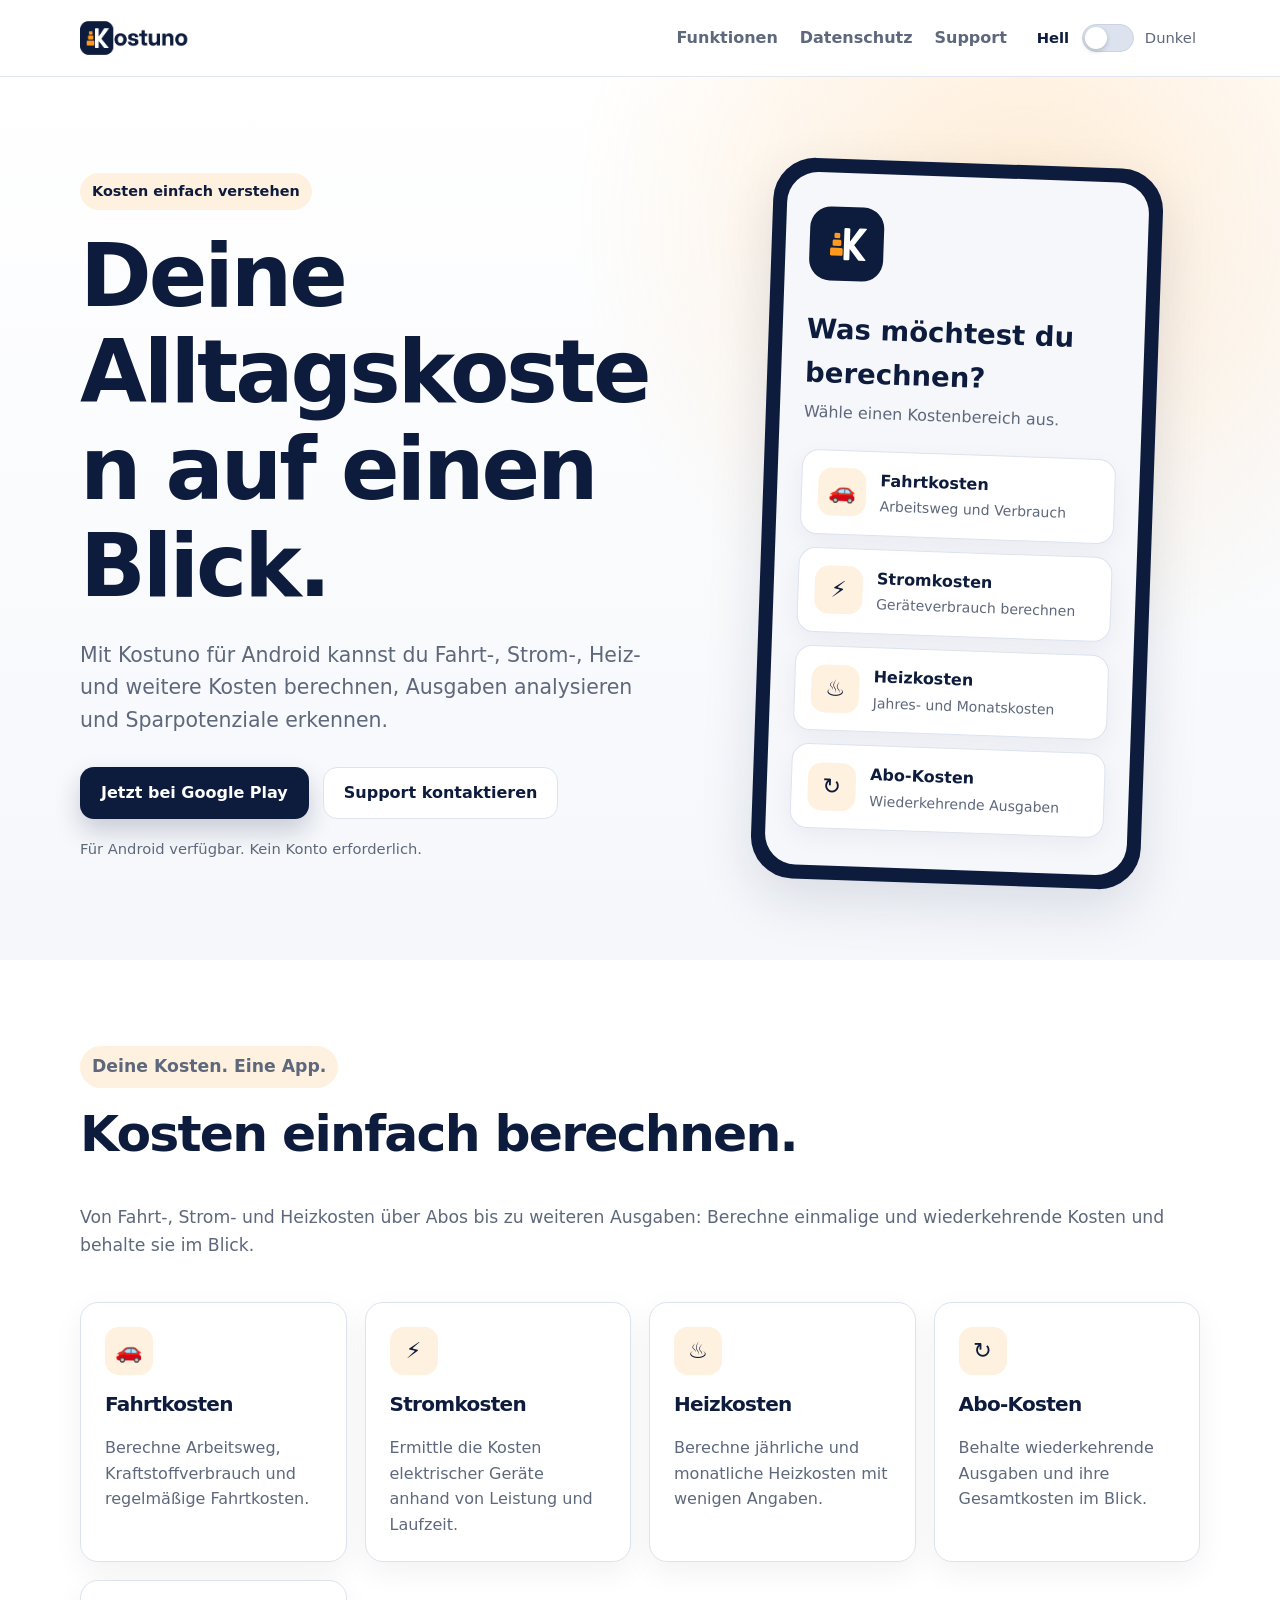
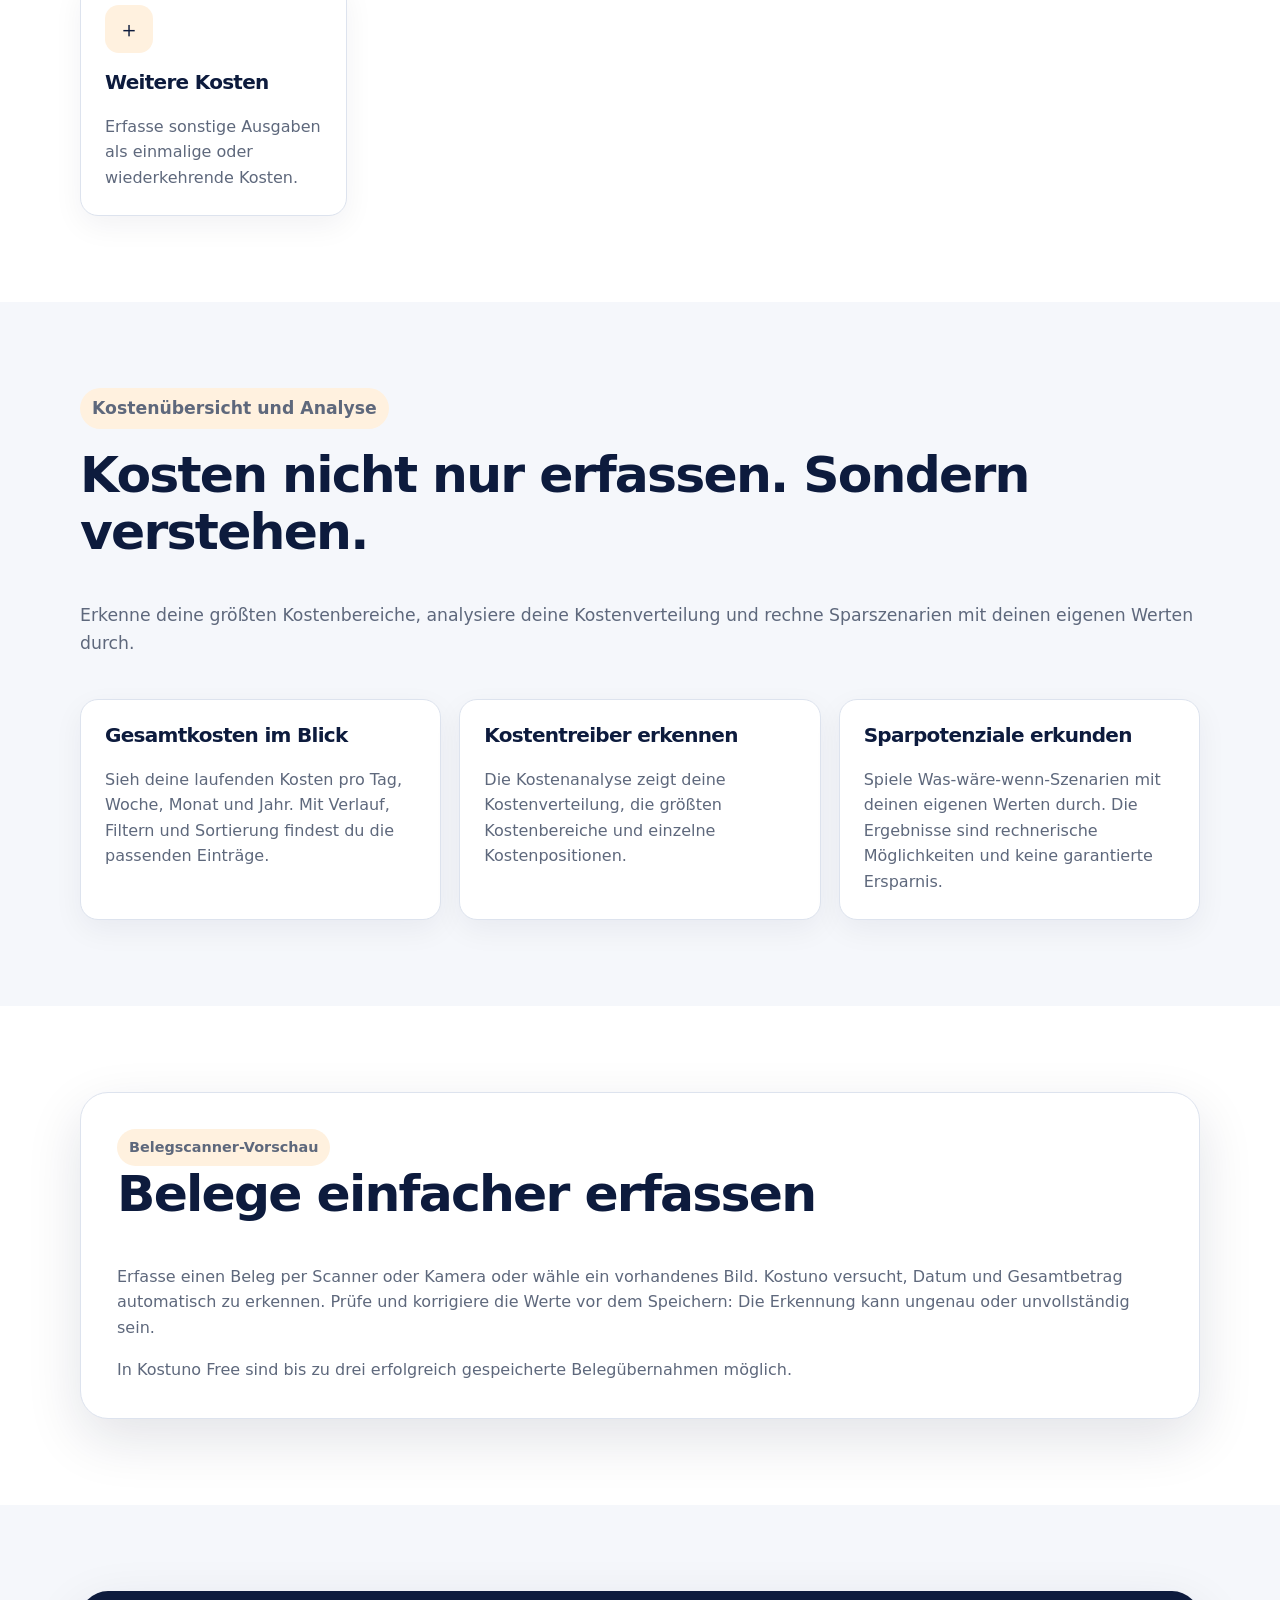
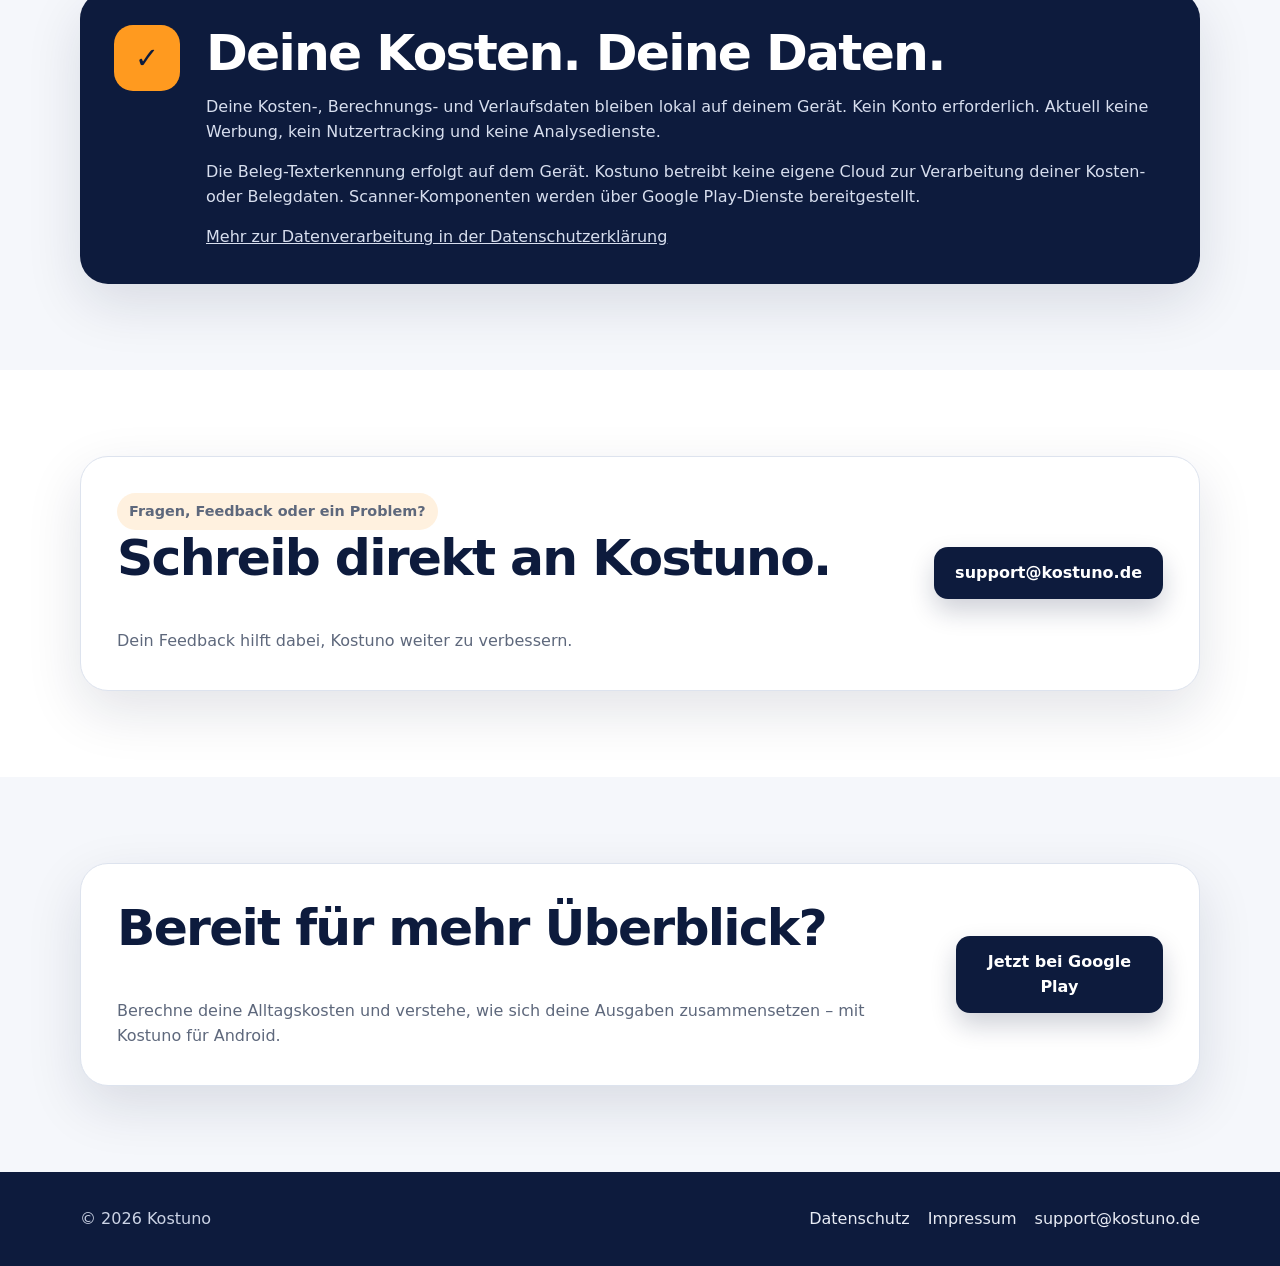
<file: index.html>
<!doctype html>
<html lang="de">
<head>
  <meta charset="utf-8">
  <meta name="viewport" content="width=device-width, initial-scale=1">
  <meta name="description" content="Mit Kostuno für Android Alltagskosten berechnen, Ausgaben überblicken, Kosten analysieren und Sparszenarien durchrechnen. Jetzt bei Google Play.">
  <meta name="theme-color" content="#FFFFFF">
  <title>Kostuno – Alltagskosten berechnen und verstehen</title>
  <link rel="canonical" href="https://kostuno.de/">
  <meta property="og:type" content="website">
  <meta property="og:locale" content="de_DE">
  <meta property="og:url" content="https://kostuno.de/">
  <meta property="og:title" content="Kostuno – Deine Alltagskosten auf einen Blick">
  <meta property="og:description" content="Alltagskosten berechnen, Ausgaben analysieren und Sparpotenziale erkennen. Kostuno für Android ist jetzt bei Google Play verfügbar.">
  <link rel="icon" href="/assets/kostuno-logo.svg" type="image/svg+xml">
  <script>(function(){var t;try{t=localStorage.getItem('kostuno-theme')}catch(e){}if(t!=='light'&&t!=='dark')t=matchMedia('(prefers-color-scheme: dark)').matches?'dark':'light';document.documentElement.dataset.theme=t})()</script>
  <link rel="stylesheet" href="/assets/styles.css?v=20261007-1">
  <script src="/assets/theme.js?v=20260715-2" defer></script>
</head>
<body>
<header class="site-header">
  <div class="container header-inner">
    <a class="brand" href="/" aria-label="Kostuno">
      <img
        class="brand-wordmark"
        src="/assets/kostuno-header-wordmark.png?v=20260715-1"
        alt="Kostuno"
        width="111"
        height="42"
      >
    </a>
    <div class="header-actions">
      <nav class="nav" aria-label="Hauptnavigation">
        <a href="/#funktionen">Funktionen</a>
        <a href="/datenschutz/">Datenschutz</a>
        <a href="mailto:support@kostuno.de">Support</a>
      </nav>
      <div class="theme-control" aria-label="Darstellung auswählen">
        <button class="theme-choice theme-choice-light" type="button" data-theme-choice="light">Hell</button>
        <label class="theme-switch"><input class="theme-switch-input" type="checkbox" aria-label="Zwischen Hell- und Dunkelmodus wechseln"><span class="theme-switch-track" aria-hidden="true"><span class="theme-switch-thumb"></span></span></label>
        <button class="theme-choice theme-choice-dark" type="button" data-theme-choice="dark">Dunkel</button>
      </div>
    </div>
  </div>
</header>
<main>
  <section class="hero">
    <div class="container hero-grid">
      <div class="hero-copy">
        <p class="eyebrow">Kosten einfach verstehen</p>
        <h1>Deine Alltagskosten auf einen Blick.</h1>
        <p class="lead">Mit Kostuno für Android kannst du Fahrt-, Strom-, Heiz- und weitere Kosten berechnen, Ausgaben analysieren und Sparpotenziale erkennen.</p>
        <div class="actions hero-actions">
          <a class="button button-primary" href="https://play.google.com/store/apps/details?id=de.kostuno.app" target="_blank" rel="noopener noreferrer">Jetzt bei Google Play<span class="visually-hidden"> (öffnet einen neuen Tab)</span></a>
          <a class="button button-secondary" href="mailto:support@kostuno.de">Support kontaktieren</a>
        </div>
        <p class="hero-note">Für Android verfügbar. Kein Konto erforderlich.</p>
      </div>
      <div class="phone-shell phone-preview" role="img" aria-label="Schematische Darstellung der Kostenbereiche in Kostuno">
        <div class="phone-screen">
          <div class="phone-logo"><img src="/assets/kostuno-logo.svg" alt="Kostuno Logo"></div>
          <div class="phone-title">Was möchtest du berechnen?</div>
          <p class="phone-subtitle">Wähle einen Kostenbereich aus.</p>
          <div class="mini-card"><div class="mini-icon">🚗</div><div><strong>Fahrtkosten</strong><span>Arbeitsweg und Verbrauch</span></div></div>
          <div class="mini-card"><div class="mini-icon">⚡</div><div><strong>Stromkosten</strong><span>Geräteverbrauch berechnen</span></div></div>
          <div class="mini-card"><div class="mini-icon">♨️</div><div><strong>Heizkosten</strong><span>Jahres- und Monatskosten</span></div></div>
          <div class="mini-card"><div class="mini-icon">↻</div><div><strong>Abo-Kosten</strong><span>Wiederkehrende Ausgaben</span></div></div>
        </div>
      </div>
    </div>
  </section>

  <section class="section" id="funktionen">
    <div class="container">
      <div class="section-heading">
        <p class="eyebrow">Deine Kosten. Eine App.</p>
        <h2>Kosten einfach berechnen.</h2>
        <p>Von Fahrt-, Strom- und Heizkosten über Abos bis zu weiteren Ausgaben: Berechne einmalige und wiederkehrende Kosten und behalte sie im Blick.</p>
      </div>
      <div class="feature-grid">
        <article class="feature-card"><div class="feature-symbol">🚗</div><h3>Fahrtkosten</h3><p>Berechne Arbeitsweg, Kraftstoffverbrauch und regelmäßige Fahrtkosten.</p></article>
        <article class="feature-card"><div class="feature-symbol">⚡</div><h3>Stromkosten</h3><p>Ermittle die Kosten elektrischer Geräte anhand von Leistung und Laufzeit.</p></article>
        <article class="feature-card"><div class="feature-symbol">♨️</div><h3>Heizkosten</h3><p>Berechne jährliche und monatliche Heizkosten mit wenigen Angaben.</p></article>
        <article class="feature-card"><div class="feature-symbol">↻</div><h3>Abo-Kosten</h3><p>Behalte wiederkehrende Ausgaben und ihre Gesamtkosten im Blick.</p></article>
        <article class="feature-card"><div class="feature-symbol" aria-hidden="true">＋</div><h3>Weitere Kosten</h3><p>Erfasse sonstige Ausgaben als einmalige oder wiederkehrende Kosten.</p></article>
      </div>
    </div>
  </section>

  <section class="section section-soft" id="analyse">
    <div class="container">
      <div class="section-heading">
        <p class="eyebrow">Kostenübersicht und Analyse</p>
        <h2>Kosten nicht nur erfassen. Sondern verstehen.</h2>
        <p>Erkenne deine größten Kostenbereiche, analysiere deine Kostenverteilung und rechne Sparszenarien mit deinen eigenen Werten durch.</p>
      </div>
      <div class="feature-grid analysis-grid">
        <article class="feature-card"><h3>Gesamtkosten im Blick</h3><p>Sieh deine laufenden Kosten pro Tag, Woche, Monat und Jahr. Mit Verlauf, Filtern und Sortierung findest du die passenden Einträge.</p></article>
        <article class="feature-card"><h3>Kostentreiber erkennen</h3><p>Die Kostenanalyse zeigt deine Kostenverteilung, die größten Kostenbereiche und einzelne Kostenpositionen.</p></article>
        <article class="feature-card"><h3>Sparpotenziale erkunden</h3><p>Spiele Was-wäre-wenn-Szenarien mit deinen eigenen Werten durch. Die Ergebnisse sind rechnerische Möglichkeiten und keine garantierte Ersparnis.</p></article>
      </div>
    </div>
  </section>

  <section class="section" id="belegscanner">
    <div class="container">
      <div class="cta-card">
        <div>
          <p class="eyebrow">Belegscanner-Vorschau</p>
          <h2>Belege einfacher erfassen</h2>
          <p>Erfasse einen Beleg per Scanner oder Kamera oder wähle ein vorhandenes Bild. Kostuno versucht, Datum und Gesamtbetrag automatisch zu erkennen. Prüfe und korrigiere die Werte vor dem Speichern: Die Erkennung kann ungenau oder unvollständig sein.</p>
          <p>In Kostuno Free sind bis zu drei erfolgreich gespeicherte Belegübernahmen möglich.</p>
        </div>
      </div>
    </div>
  </section>
  <section class="section section-soft" id="datenschutz">
    <div class="container">
      <div class="privacy-panel">
        <div class="privacy-icon">✓</div>
        <div>
          <h2>Deine Kosten. Deine Daten.</h2>
          <p>Deine Kosten-, Berechnungs- und Verlaufsdaten bleiben lokal auf deinem Gerät. Kein Konto erforderlich. Aktuell keine Werbung, kein Nutzertracking und keine Analysedienste.</p>
          <p>Die Beleg-Texterkennung erfolgt auf dem Gerät. Kostuno betreibt keine eigene Cloud zur Verarbeitung deiner Kosten- oder Belegdaten. Scanner-Komponenten werden über Google Play-Dienste bereitgestellt.</p>
          <p><a href="/datenschutz/">Mehr zur Datenverarbeitung in der Datenschutzerklärung</a></p>
        </div>
      </div>
    </div>
  </section>

  <section class="section">
    <div class="container">
      <div class="cta-card">
        <div><p class="eyebrow">Fragen, Feedback oder ein Problem?</p><h2>Schreib direkt an Kostuno.</h2><p>Dein Feedback hilft dabei, Kostuno weiter zu verbessern.</p></div>
        <a class="button button-primary" href="mailto:support@kostuno.de">support@kostuno.de</a>
      </div>
    </div>
  </section>
  <section class="section section-soft" id="download">
    <div class="container">
      <div class="cta-card">
        <div><h2>Bereit für mehr Überblick?</h2><p>Berechne deine Alltagskosten und verstehe, wie sich deine Ausgaben zusammensetzen – mit Kostuno für Android.</p></div>
        <a class="button button-primary" href="https://play.google.com/store/apps/details?id=de.kostuno.app" target="_blank" rel="noopener noreferrer">Jetzt bei Google Play<span class="visually-hidden"> (öffnet einen neuen Tab)</span></a>
      </div>
    </div>
  </section>
</main>
<footer class="site-footer">
  <div class="container footer-inner">
    <div>© 2026 Kostuno</div>
    <div class="footer-links">
      <a href="/datenschutz/">Datenschutz</a>
      <a href="/impressum/">Impressum</a>
      <a href="mailto:support@kostuno.de">support@kostuno.de</a>
    </div>
  </div>
</footer>
</body>
</html>
</file>
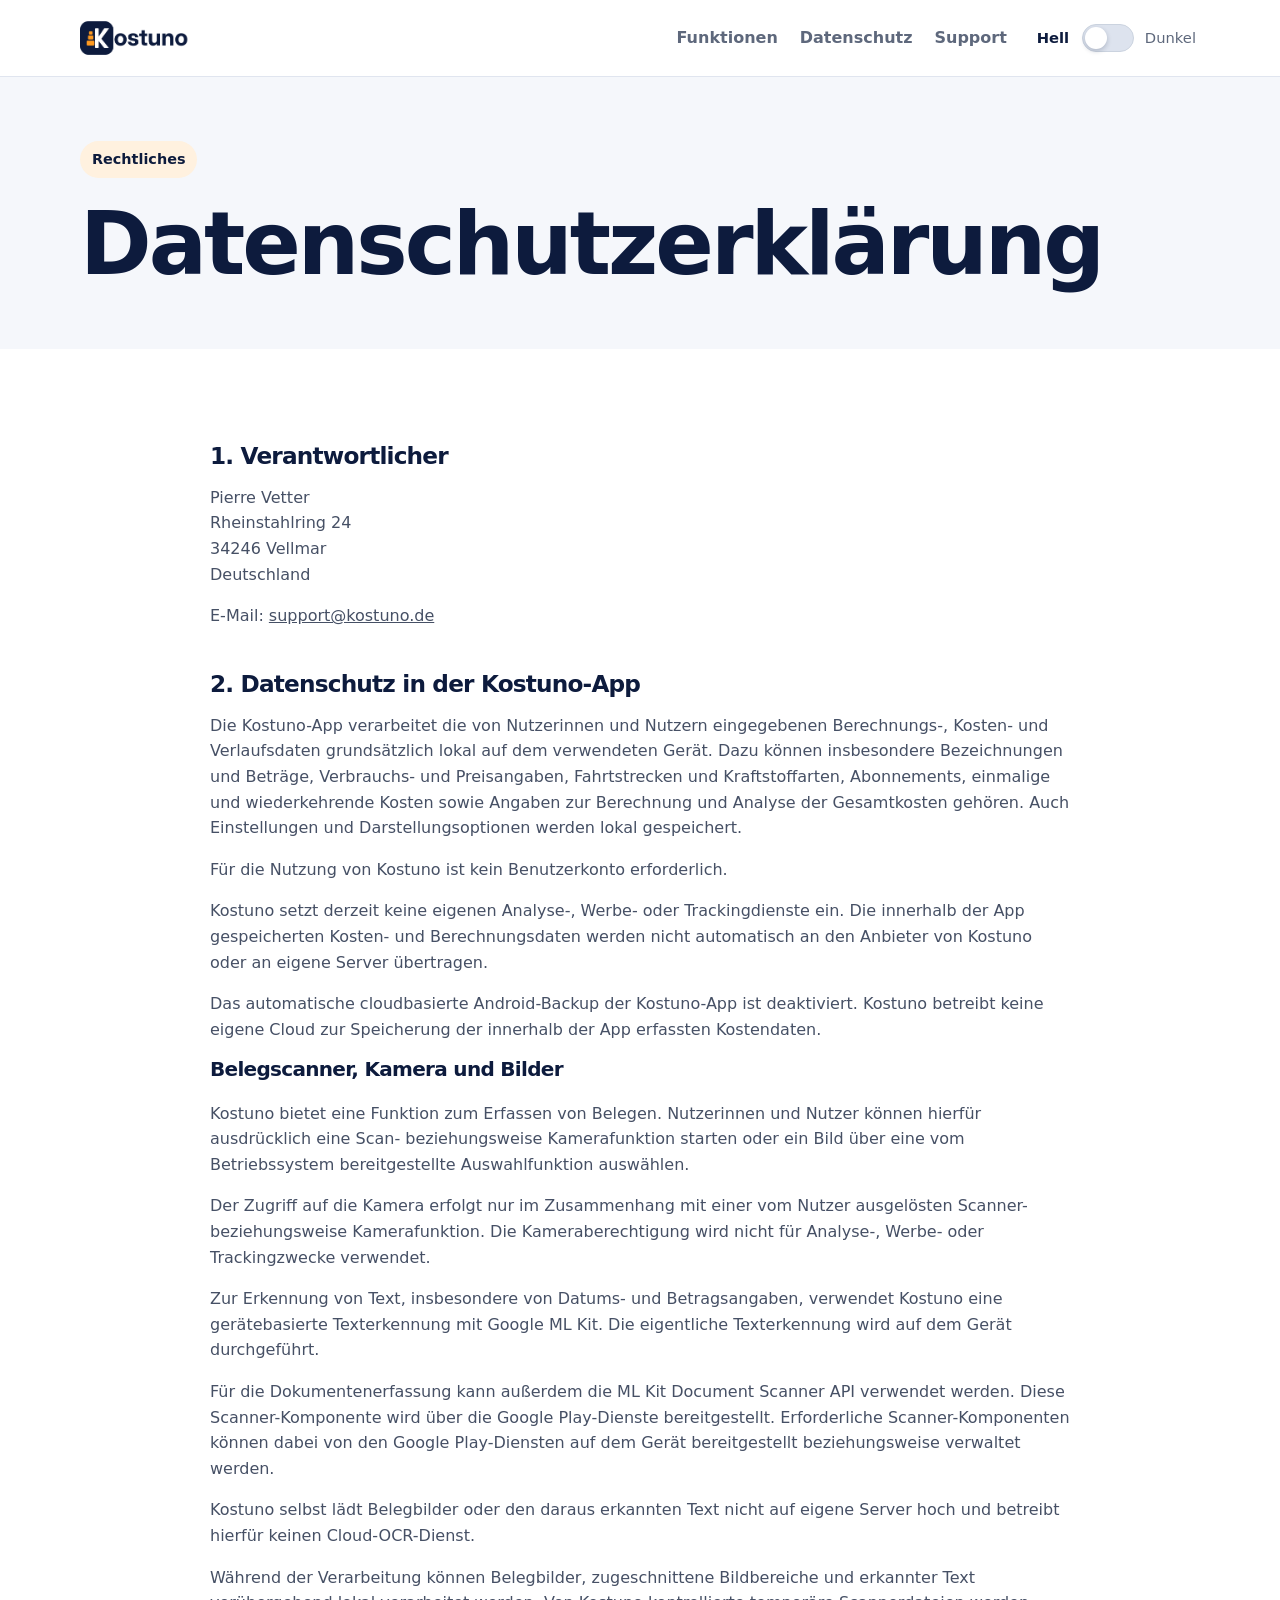
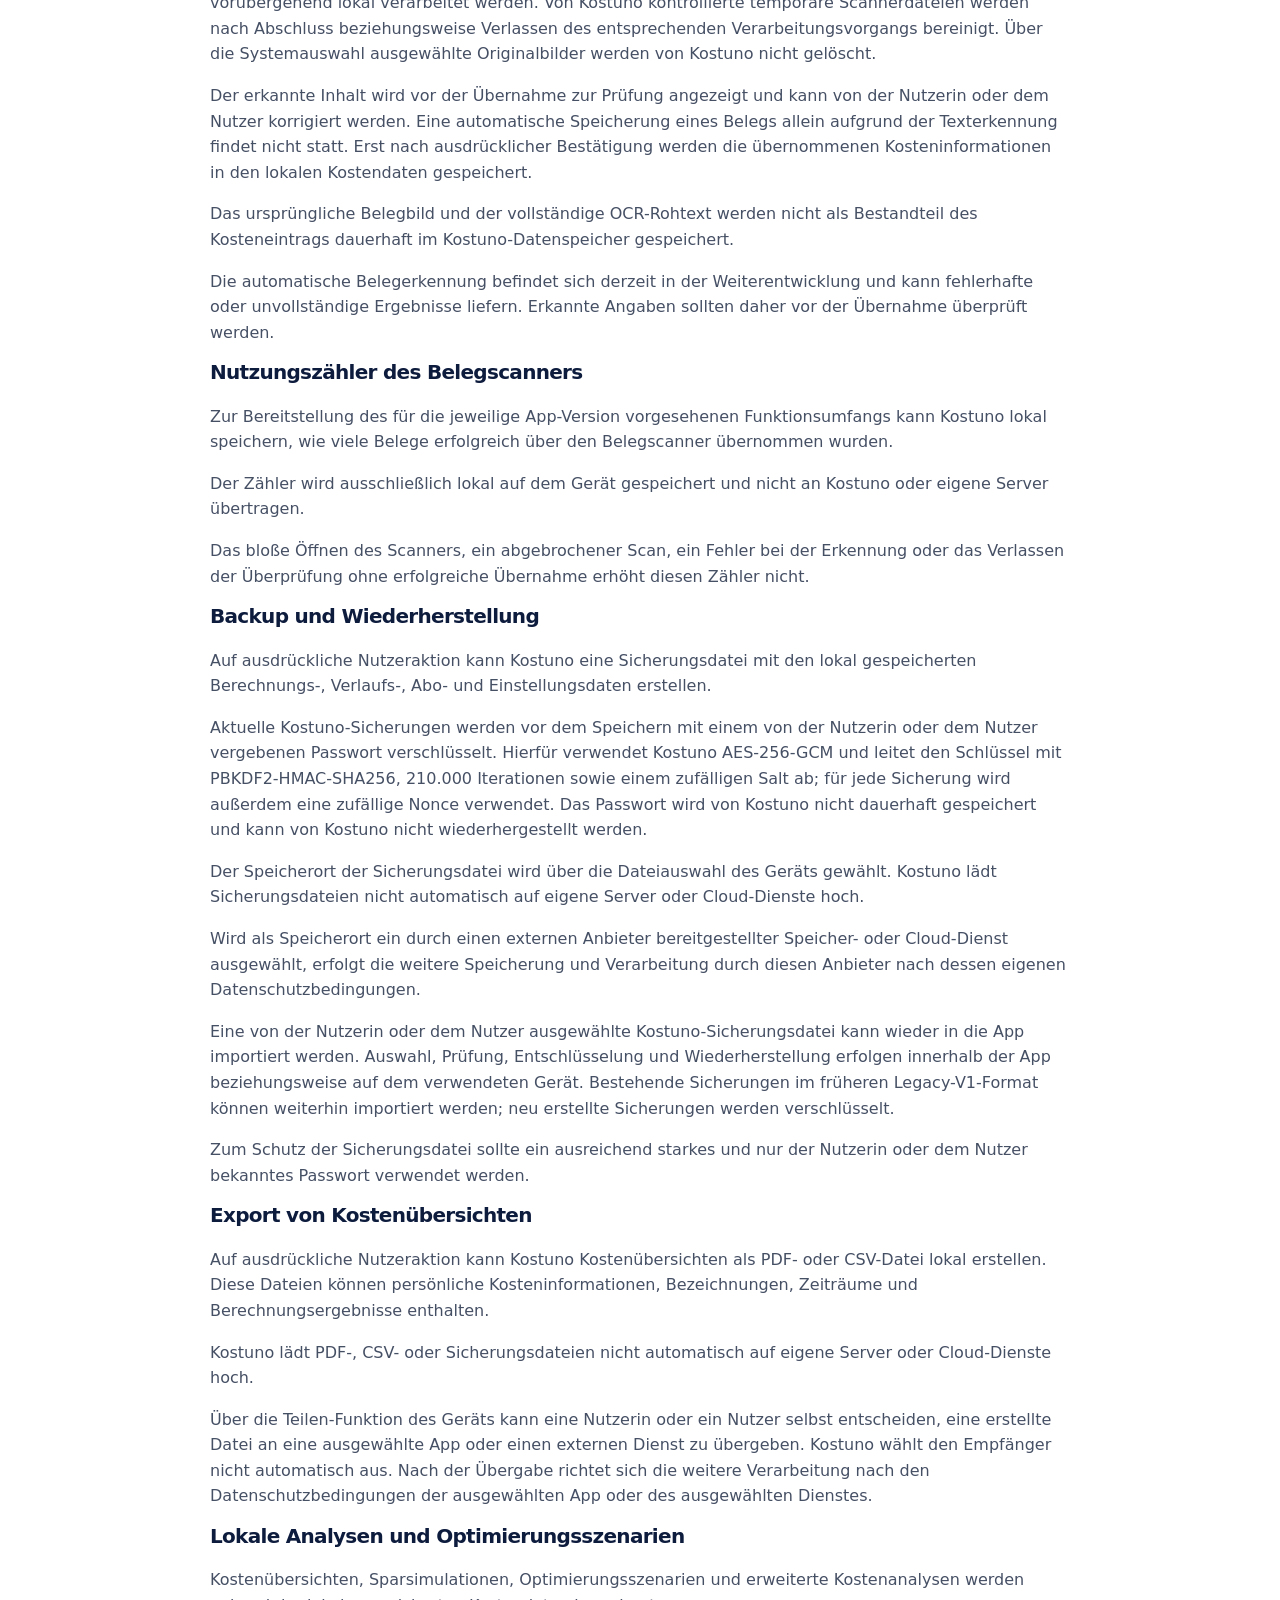
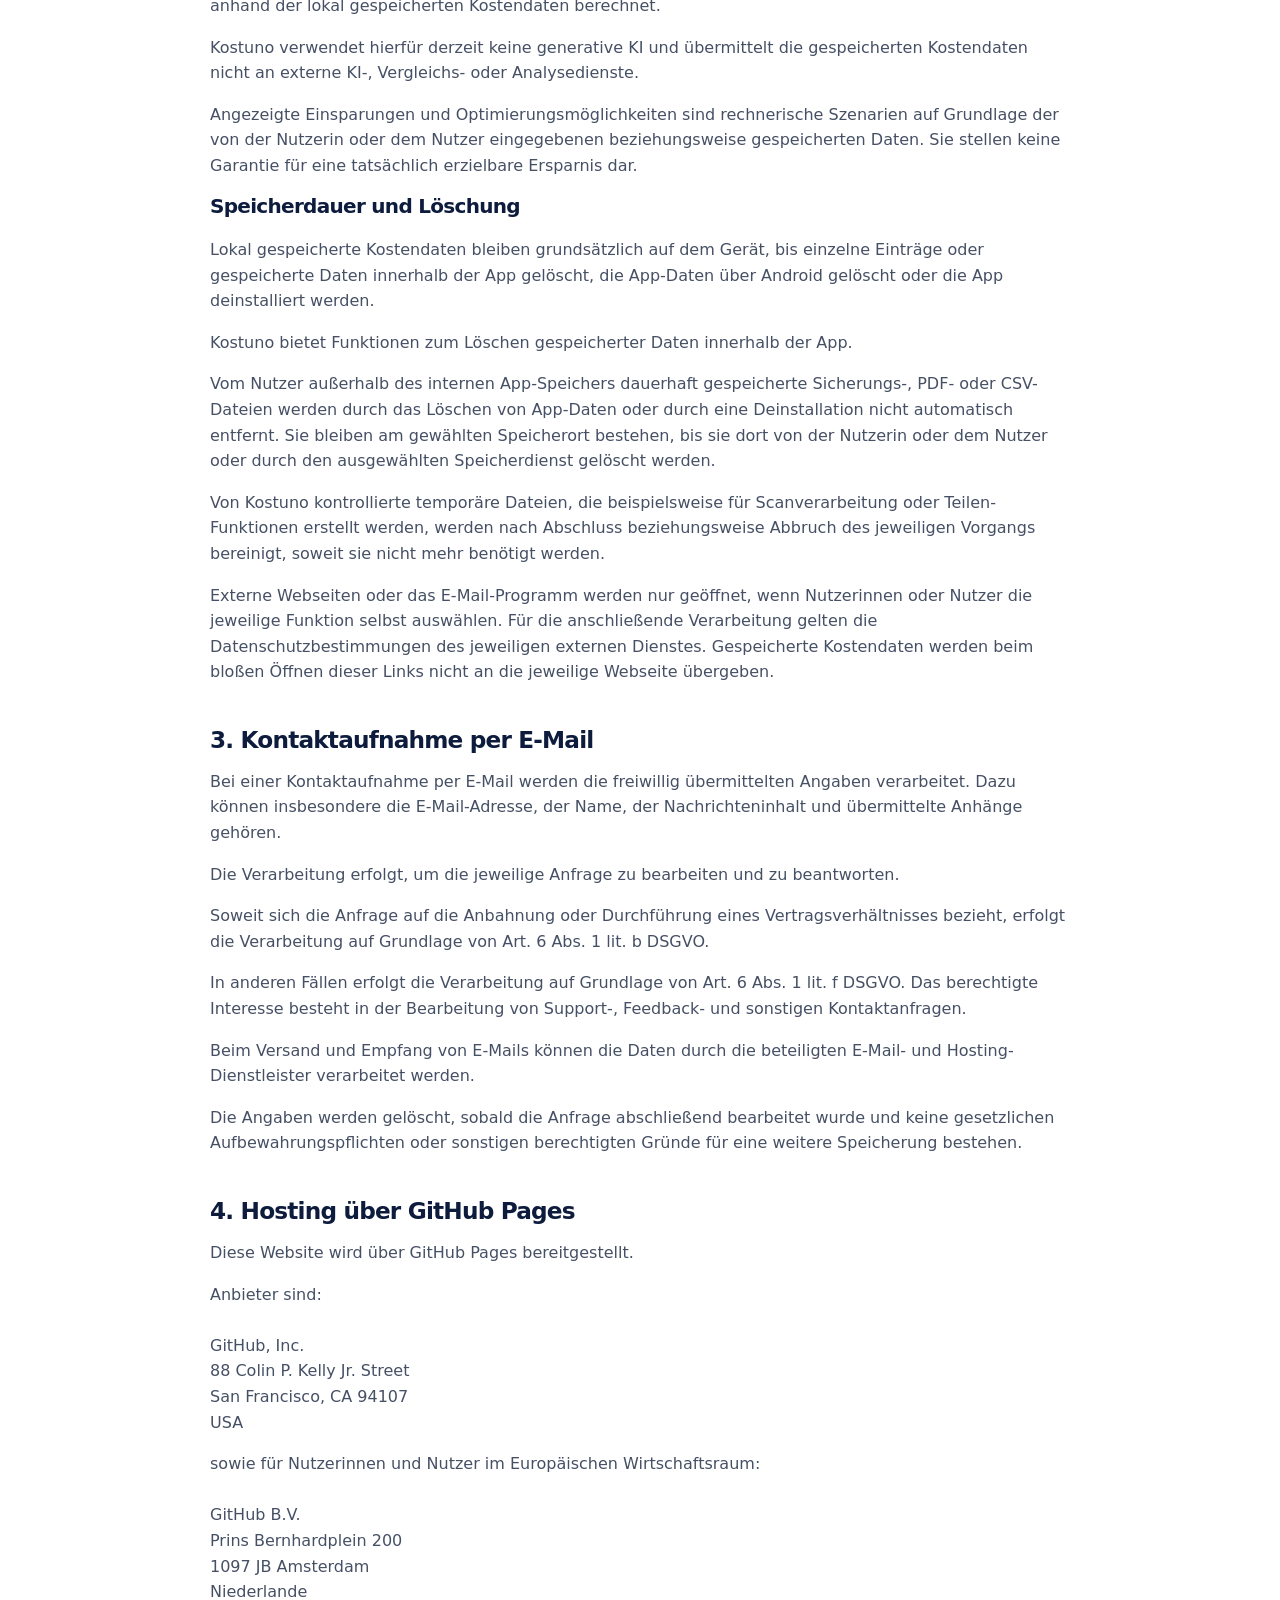
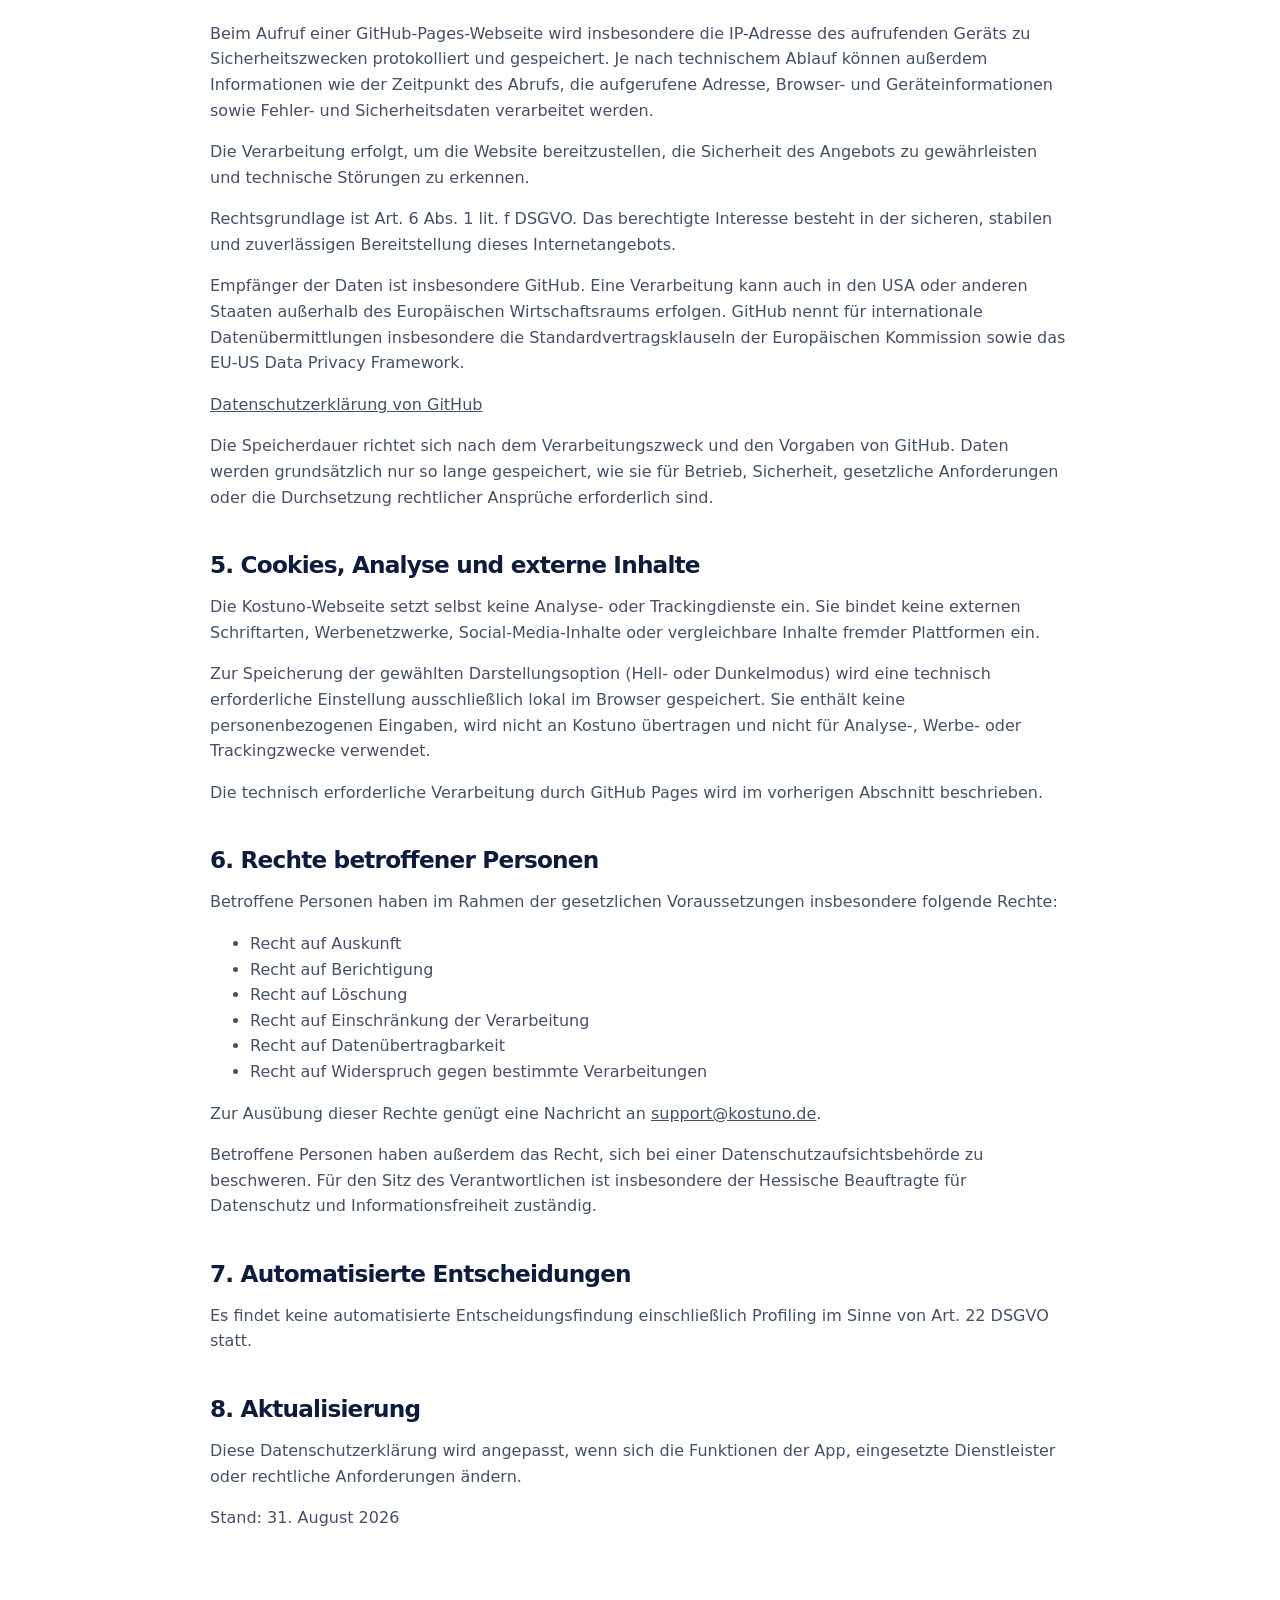
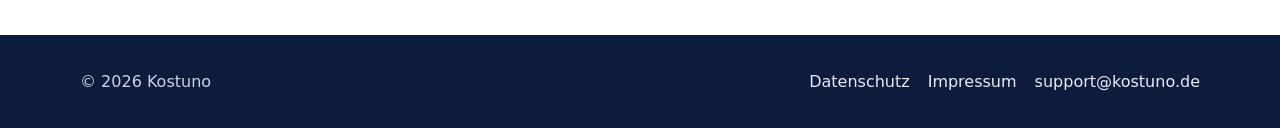
<file: datenschutz/index.html>
<!doctype html>
<html lang="de">
<head>
  <meta charset="utf-8"><meta name="viewport" content="width=device-width, initial-scale=1">
  <meta name="theme-color" content="#FFFFFF">
  <title>Datenschutzerklärung – Kostuno</title>
  <link rel="icon" href="/assets/kostuno-logo.svg" type="image/svg+xml">
  <script>(function(){var t;try{t=localStorage.getItem('kostuno-theme')}catch(e){}if(t!=='light'&&t!=='dark')t=matchMedia('(prefers-color-scheme: dark)').matches?'dark':'light';document.documentElement.dataset.theme=t})()</script>
  <link rel="stylesheet" href="/assets/styles.css?v=20261007-1">
  <script src="/assets/theme.js?v=20260715-2" defer></script>
</head>
<body>
<header class="site-header">
  <div class="container header-inner">
    <a class="brand" href="/" aria-label="Kostuno">
      <img
        class="brand-wordmark"
        src="/assets/kostuno-header-wordmark.png?v=20260715-1"
        alt="Kostuno"
        width="111"
        height="42"
      >
    </a>
    <div class="header-actions">
      <nav class="nav" aria-label="Hauptnavigation">
        <a href="/#funktionen">Funktionen</a>
        <a href="/datenschutz/">Datenschutz</a>
        <a href="mailto:support@kostuno.de">Support</a>
      </nav>
      <div class="theme-control" aria-label="Darstellung auswählen">
        <button class="theme-choice theme-choice-light" type="button" data-theme-choice="light">Hell</button>
        <label class="theme-switch"><input class="theme-switch-input" type="checkbox" aria-label="Zwischen Hell- und Dunkelmodus wechseln"><span class="theme-switch-track" aria-hidden="true"><span class="theme-switch-thumb"></span></span></label>
        <button class="theme-choice theme-choice-dark" type="button" data-theme-choice="dark">Dunkel</button>
      </div>
    </div>
  </div>
</header>
<main>
  <section class="legal-hero"><div class="container"><p class="eyebrow">Rechtliches</p><h1>Datenschutzerklärung</h1></div></section>
  <article class="legal-layout">
    <h2>1. Verantwortlicher</h2>
    <p>
      Pierre Vetter<br>
      Rheinstahlring 24<br>
      34246 Vellmar<br>
      Deutschland
    </p>
    <p>E-Mail: <a href="mailto:support@kostuno.de">support@kostuno.de</a></p>

    <h2>2. Datenschutz in der Kostuno-App</h2>
    <p>Die Kostuno-App verarbeitet die von Nutzerinnen und Nutzern eingegebenen Berechnungs-, Kosten- und Verlaufsdaten grundsätzlich lokal auf dem verwendeten Gerät. Dazu können insbesondere Bezeichnungen und Beträge, Verbrauchs- und Preisangaben, Fahrtstrecken und Kraftstoffarten, Abonnements, einmalige und wiederkehrende Kosten sowie Angaben zur Berechnung und Analyse der Gesamtkosten gehören. Auch Einstellungen und Darstellungsoptionen werden lokal gespeichert.</p>
    <p>Für die Nutzung von Kostuno ist kein Benutzerkonto erforderlich.</p>
    <p>Kostuno setzt derzeit keine eigenen Analyse-, Werbe- oder Trackingdienste ein. Die innerhalb der App gespeicherten Kosten- und Berechnungsdaten werden nicht automatisch an den Anbieter von Kostuno oder an eigene Server übertragen.</p>
    <p>Das automatische cloudbasierte Android-Backup der Kostuno-App ist deaktiviert. Kostuno betreibt keine eigene Cloud zur Speicherung der innerhalb der App erfassten Kostendaten.</p>

    <h3>Belegscanner, Kamera und Bilder</h3>
    <p>Kostuno bietet eine Funktion zum Erfassen von Belegen. Nutzerinnen und Nutzer können hierfür ausdrücklich eine Scan- beziehungsweise Kamerafunktion starten oder ein Bild über eine vom Betriebssystem bereitgestellte Auswahlfunktion auswählen.</p>
    <p>Der Zugriff auf die Kamera erfolgt nur im Zusammenhang mit einer vom Nutzer ausgelösten Scanner- beziehungsweise Kamerafunktion. Die Kameraberechtigung wird nicht für Analyse-, Werbe- oder Trackingzwecke verwendet.</p>
    <p>Zur Erkennung von Text, insbesondere von Datums- und Betragsangaben, verwendet Kostuno eine gerätebasierte Texterkennung mit Google ML Kit. Die eigentliche Texterkennung wird auf dem Gerät durchgeführt.</p>
    <p>Für die Dokumentenerfassung kann außerdem die ML Kit Document Scanner API verwendet werden. Diese Scanner-Komponente wird über die Google Play-Dienste bereitgestellt. Erforderliche Scanner-Komponenten können dabei von den Google Play-Diensten auf dem Gerät bereitgestellt beziehungsweise verwaltet werden.</p>
    <p>Kostuno selbst lädt Belegbilder oder den daraus erkannten Text nicht auf eigene Server hoch und betreibt hierfür keinen Cloud-OCR-Dienst.</p>
    <p>Während der Verarbeitung können Belegbilder, zugeschnittene Bildbereiche und erkannter Text vorübergehend lokal verarbeitet werden. Von Kostuno kontrollierte temporäre Scannerdateien werden nach Abschluss beziehungsweise Verlassen des entsprechenden Verarbeitungsvorgangs bereinigt. Über die Systemauswahl ausgewählte Originalbilder werden von Kostuno nicht gelöscht.</p>
    <p>Der erkannte Inhalt wird vor der Übernahme zur Prüfung angezeigt und kann von der Nutzerin oder dem Nutzer korrigiert werden. Eine automatische Speicherung eines Belegs allein aufgrund der Texterkennung findet nicht statt. Erst nach ausdrücklicher Bestätigung werden die übernommenen Kosteninformationen in den lokalen Kostendaten gespeichert.</p>
    <p>Das ursprüngliche Belegbild und der vollständige OCR-Rohtext werden nicht als Bestandteil des Kosteneintrags dauerhaft im Kostuno-Datenspeicher gespeichert.</p>
    <p>Die automatische Belegerkennung befindet sich derzeit in der Weiterentwicklung und kann fehlerhafte oder unvollständige Ergebnisse liefern. Erkannte Angaben sollten daher vor der Übernahme überprüft werden.</p>

    <h3>Nutzungszähler des Belegscanners</h3>
    <p>Zur Bereitstellung des für die jeweilige App-Version vorgesehenen Funktionsumfangs kann Kostuno lokal speichern, wie viele Belege erfolgreich über den Belegscanner übernommen wurden.</p>
    <p>Der Zähler wird ausschließlich lokal auf dem Gerät gespeichert und nicht an Kostuno oder eigene Server übertragen.</p>
    <p>Das bloße Öffnen des Scanners, ein abgebrochener Scan, ein Fehler bei der Erkennung oder das Verlassen der Überprüfung ohne erfolgreiche Übernahme erhöht diesen Zähler nicht.</p>

    <h3>Backup und Wiederherstellung</h3>
    <p>Auf ausdrückliche Nutzeraktion kann Kostuno eine Sicherungsdatei mit den lokal gespeicherten Berechnungs-, Verlaufs-, Abo- und Einstellungsdaten erstellen.</p>
    <p>Aktuelle Kostuno-Sicherungen werden vor dem Speichern mit einem von der Nutzerin oder dem Nutzer vergebenen Passwort verschlüsselt. Hierfür verwendet Kostuno AES-256-GCM und leitet den Schlüssel mit PBKDF2-HMAC-SHA256, 210.000 Iterationen sowie einem zufälligen Salt ab; für jede Sicherung wird außerdem eine zufällige Nonce verwendet. Das Passwort wird von Kostuno nicht dauerhaft gespeichert und kann von Kostuno nicht wiederhergestellt werden.</p>
    <p>Der Speicherort der Sicherungsdatei wird über die Dateiauswahl des Geräts gewählt. Kostuno lädt Sicherungsdateien nicht automatisch auf eigene Server oder Cloud-Dienste hoch.</p>
    <p>Wird als Speicherort ein durch einen externen Anbieter bereitgestellter Speicher- oder Cloud-Dienst ausgewählt, erfolgt die weitere Speicherung und Verarbeitung durch diesen Anbieter nach dessen eigenen Datenschutzbedingungen.</p>
    <p>Eine von der Nutzerin oder dem Nutzer ausgewählte Kostuno-Sicherungsdatei kann wieder in die App importiert werden. Auswahl, Prüfung, Entschlüsselung und Wiederherstellung erfolgen innerhalb der App beziehungsweise auf dem verwendeten Gerät. Bestehende Sicherungen im früheren Legacy-V1-Format können weiterhin importiert werden; neu erstellte Sicherungen werden verschlüsselt.</p>
    <p>Zum Schutz der Sicherungsdatei sollte ein ausreichend starkes und nur der Nutzerin oder dem Nutzer bekanntes Passwort verwendet werden.</p>

    <h3>Export von Kostenübersichten</h3>
    <p>Auf ausdrückliche Nutzeraktion kann Kostuno Kostenübersichten als PDF- oder CSV-Datei lokal erstellen. Diese Dateien können persönliche Kosteninformationen, Bezeichnungen, Zeiträume und Berechnungsergebnisse enthalten.</p>
    <p>Kostuno lädt PDF-, CSV- oder Sicherungsdateien nicht automatisch auf eigene Server oder Cloud-Dienste hoch.</p>
    <p>Über die Teilen-Funktion des Geräts kann eine Nutzerin oder ein Nutzer selbst entscheiden, eine erstellte Datei an eine ausgewählte App oder einen externen Dienst zu übergeben. Kostuno wählt den Empfänger nicht automatisch aus. Nach der Übergabe richtet sich die weitere Verarbeitung nach den Datenschutzbedingungen der ausgewählten App oder des ausgewählten Dienstes.</p>

    <h3>Lokale Analysen und Optimierungsszenarien</h3>
    <p>Kostenübersichten, Sparsimulationen, Optimierungsszenarien und erweiterte Kostenanalysen werden anhand der lokal gespeicherten Kostendaten berechnet.</p>
    <p>Kostuno verwendet hierfür derzeit keine generative KI und übermittelt die gespeicherten Kostendaten nicht an externe KI-, Vergleichs- oder Analysedienste.</p>
    <p>Angezeigte Einsparungen und Optimierungsmöglichkeiten sind rechnerische Szenarien auf Grundlage der von der Nutzerin oder dem Nutzer eingegebenen beziehungsweise gespeicherten Daten. Sie stellen keine Garantie für eine tatsächlich erzielbare Ersparnis dar.</p>

    <h3>Speicherdauer und Löschung</h3>
    <p>Lokal gespeicherte Kostendaten bleiben grundsätzlich auf dem Gerät, bis einzelne Einträge oder gespeicherte Daten innerhalb der App gelöscht, die App-Daten über Android gelöscht oder die App deinstalliert werden.</p>
    <p>Kostuno bietet Funktionen zum Löschen gespeicherter Daten innerhalb der App.</p>
    <p>Vom Nutzer außerhalb des internen App-Speichers dauerhaft gespeicherte Sicherungs-, PDF- oder CSV-Dateien werden durch das Löschen von App-Daten oder durch eine Deinstallation nicht automatisch entfernt. Sie bleiben am gewählten Speicherort bestehen, bis sie dort von der Nutzerin oder dem Nutzer oder durch den ausgewählten Speicherdienst gelöscht werden.</p>
    <p>Von Kostuno kontrollierte temporäre Dateien, die beispielsweise für Scanverarbeitung oder Teilen-Funktionen erstellt werden, werden nach Abschluss beziehungsweise Abbruch des jeweiligen Vorgangs bereinigt, soweit sie nicht mehr benötigt werden.</p>
    <p>Externe Webseiten oder das E-Mail-Programm werden nur geöffnet, wenn Nutzerinnen oder Nutzer die jeweilige Funktion selbst auswählen. Für die anschließende Verarbeitung gelten die Datenschutzbestimmungen des jeweiligen externen Dienstes. Gespeicherte Kostendaten werden beim bloßen Öffnen dieser Links nicht an die jeweilige Webseite übergeben.</p>

    <h2>3. Kontaktaufnahme per E-Mail</h2>
    <p>Bei einer Kontaktaufnahme per E-Mail werden die freiwillig übermittelten Angaben verarbeitet. Dazu können insbesondere die E-Mail-Adresse, der Name, der Nachrichteninhalt und übermittelte Anhänge gehören.</p>
    <p>Die Verarbeitung erfolgt, um die jeweilige Anfrage zu bearbeiten und zu beantworten.</p>
    <p>Soweit sich die Anfrage auf die Anbahnung oder Durchführung eines Vertragsverhältnisses bezieht, erfolgt die Verarbeitung auf Grundlage von Art. 6 Abs. 1 lit. b DSGVO.</p>
    <p>In anderen Fällen erfolgt die Verarbeitung auf Grundlage von Art. 6 Abs. 1 lit. f DSGVO. Das berechtigte Interesse besteht in der Bearbeitung von Support-, Feedback- und sonstigen Kontaktanfragen.</p>
    <p>Beim Versand und Empfang von E-Mails können die Daten durch die beteiligten E-Mail- und Hosting-Dienstleister verarbeitet werden.</p>
    <p>Die Angaben werden gelöscht, sobald die Anfrage abschließend bearbeitet wurde und keine gesetzlichen Aufbewahrungspflichten oder sonstigen berechtigten Gründe für eine weitere Speicherung bestehen.</p>

    <h2>4. Hosting über GitHub Pages</h2>
    <p>Diese Website wird über GitHub Pages bereitgestellt.</p>
    <p>
      Anbieter sind:<br><br>
      GitHub, Inc.<br>
      88 Colin P. Kelly Jr. Street<br>
      San Francisco, CA 94107<br>
      USA
    </p>
    <p>
      sowie für Nutzerinnen und Nutzer im Europäischen Wirtschaftsraum:<br><br>
      GitHub B.V.<br>
      Prins Bernhardplein 200<br>
      1097 JB Amsterdam<br>
      Niederlande
    </p>
    <p>Beim Aufruf einer GitHub-Pages-Webseite wird insbesondere die IP-Adresse des aufrufenden Geräts zu Sicherheitszwecken protokolliert und gespeichert. Je nach technischem Ablauf können außerdem Informationen wie der Zeitpunkt des Abrufs, die aufgerufene Adresse, Browser- und Geräteinformationen sowie Fehler- und Sicherheitsdaten verarbeitet werden.</p>
    <p>Die Verarbeitung erfolgt, um die Website bereitzustellen, die Sicherheit des Angebots zu gewährleisten und technische Störungen zu erkennen.</p>
    <p>Rechtsgrundlage ist Art. 6 Abs. 1 lit. f DSGVO. Das berechtigte Interesse besteht in der sicheren, stabilen und zuverlässigen Bereitstellung dieses Internetangebots.</p>
    <p>Empfänger der Daten ist insbesondere GitHub. Eine Verarbeitung kann auch in den USA oder anderen Staaten außerhalb des Europäischen Wirtschaftsraums erfolgen. GitHub nennt für internationale Datenübermittlungen insbesondere die Standardvertragsklauseln der Europäischen Kommission sowie das EU-US Data Privacy Framework.</p>
    <p><a href="https://docs.github.com/en/site-policy/privacy-policies/github-general-privacy-statement" target="_blank" rel="noopener noreferrer">Datenschutzerklärung von GitHub</a></p>
    <p>Die Speicherdauer richtet sich nach dem Verarbeitungszweck und den Vorgaben von GitHub. Daten werden grundsätzlich nur so lange gespeichert, wie sie für Betrieb, Sicherheit, gesetzliche Anforderungen oder die Durchsetzung rechtlicher Ansprüche erforderlich sind.</p>

    <h2>5. Cookies, Analyse und externe Inhalte</h2>
    <p>Die Kostuno-Webseite setzt selbst keine Analyse- oder Trackingdienste ein. Sie bindet keine externen Schriftarten, Werbenetzwerke, Social-Media-Inhalte oder vergleichbare Inhalte fremder Plattformen ein.</p>
    <p>Zur Speicherung der gewählten Darstellungsoption (Hell- oder Dunkelmodus) wird eine technisch erforderliche Einstellung ausschließlich lokal im Browser gespeichert. Sie enthält keine personenbezogenen Eingaben, wird nicht an Kostuno übertragen und nicht für Analyse-, Werbe- oder Trackingzwecke verwendet.</p>
    <p>Die technisch erforderliche Verarbeitung durch GitHub Pages wird im vorherigen Abschnitt beschrieben.</p>

    <h2>6. Rechte betroffener Personen</h2>
    <p>Betroffene Personen haben im Rahmen der gesetzlichen Voraussetzungen insbesondere folgende Rechte:</p>
    <ul>
      <li>Recht auf Auskunft</li>
      <li>Recht auf Berichtigung</li>
      <li>Recht auf Löschung</li>
      <li>Recht auf Einschränkung der Verarbeitung</li>
      <li>Recht auf Datenübertragbarkeit</li>
      <li>Recht auf Widerspruch gegen bestimmte Verarbeitungen</li>
    </ul>
    <p>Zur Ausübung dieser Rechte genügt eine Nachricht an <a href="mailto:support@kostuno.de">support@kostuno.de</a>.</p>
    <p>Betroffene Personen haben außerdem das Recht, sich bei einer Datenschutzaufsichtsbehörde zu beschweren. Für den Sitz des Verantwortlichen ist insbesondere der Hessische Beauftragte für Datenschutz und Informationsfreiheit zuständig.</p>

    <h2>7. Automatisierte Entscheidungen</h2>
    <p>Es findet keine automatisierte Entscheidungsfindung einschließlich Profiling im Sinne von Art. 22 DSGVO statt.</p>

    <h2>8. Aktualisierung</h2>
    <p>Diese Datenschutzerklärung wird angepasst, wenn sich die Funktionen der App, eingesetzte Dienstleister oder rechtliche Anforderungen ändern.</p>
    <p>Stand: 31. August 2026</p>
  </article>
</main>
<footer class="site-footer">
  <div class="container footer-inner">
    <div>© 2026 Kostuno</div>
    <div class="footer-links">
      <a href="/datenschutz/">Datenschutz</a>
      <a href="/impressum/">Impressum</a>
      <a href="mailto:support@kostuno.de">support@kostuno.de</a>
    </div>
  </div>
</footer>
</body>
</html>
</file>
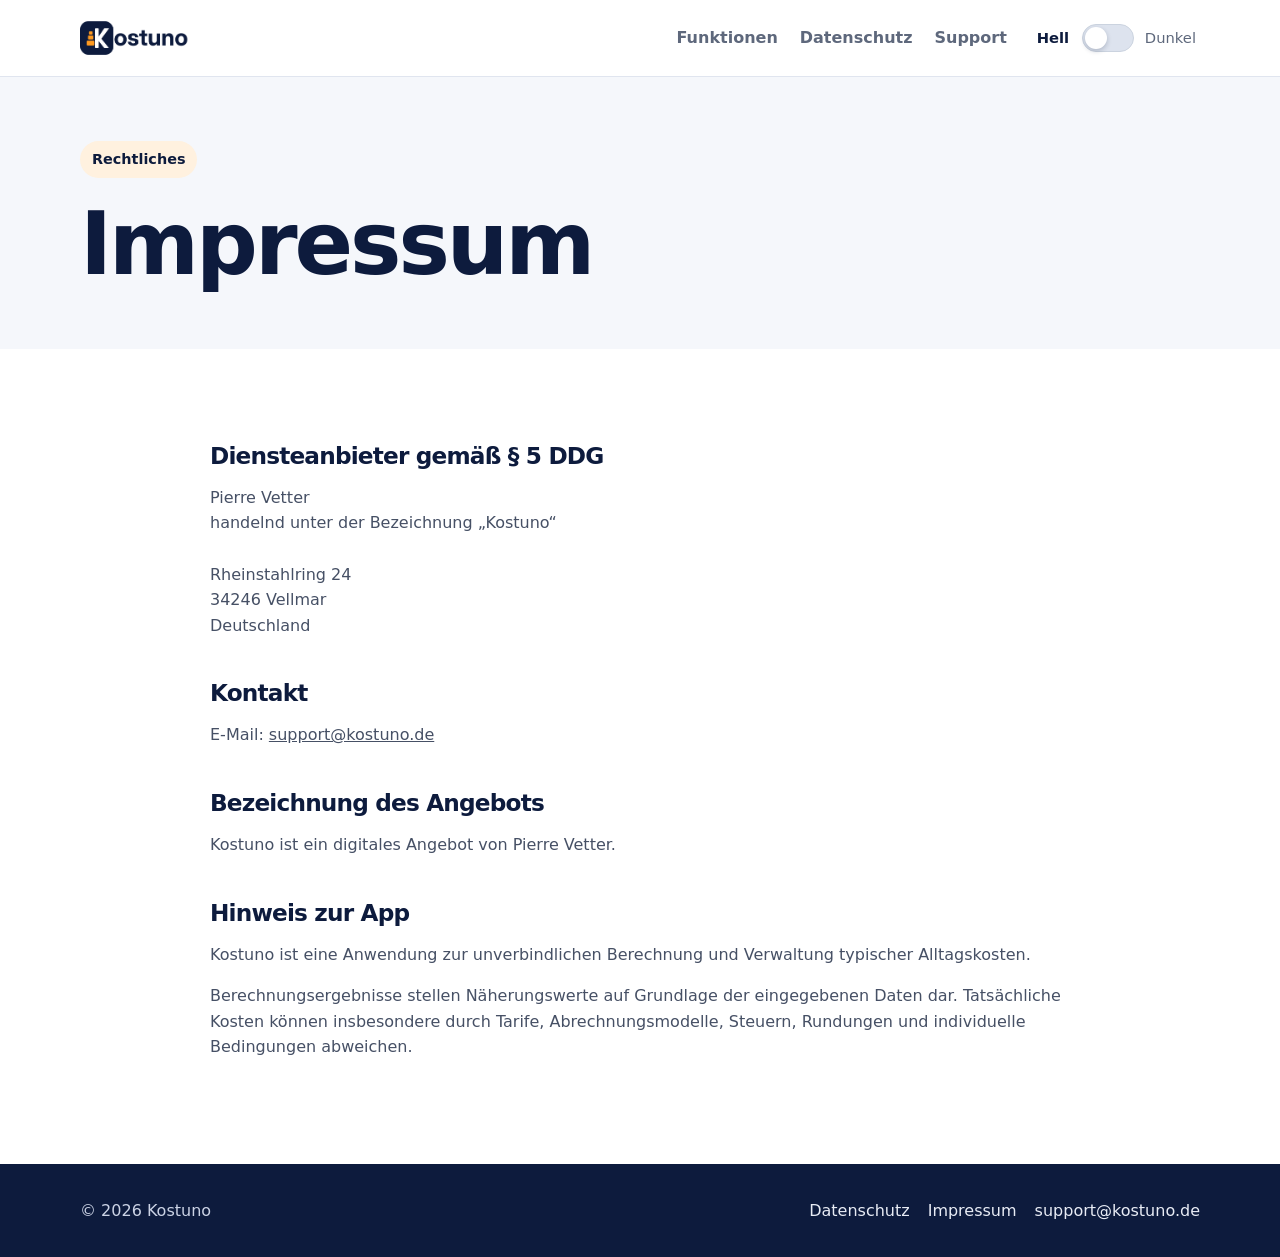
<file: impressum/index.html>
<!doctype html>
<html lang="de">
<head>
  <meta charset="utf-8"><meta name="viewport" content="width=device-width, initial-scale=1">
  <meta name="theme-color" content="#FFFFFF">
  <title>Impressum – Kostuno</title>
  <link rel="icon" href="/assets/kostuno-logo.svg" type="image/svg+xml">
  <script>(function(){var t;try{t=localStorage.getItem('kostuno-theme')}catch(e){}if(t!=='light'&&t!=='dark')t=matchMedia('(prefers-color-scheme: dark)').matches?'dark':'light';document.documentElement.dataset.theme=t})()</script>
  <link rel="stylesheet" href="/assets/styles.css?v=20261007-1">
  <script src="/assets/theme.js?v=20260715-2" defer></script>
</head>
<body>
<header class="site-header">
  <div class="container header-inner">
    <a class="brand" href="/" aria-label="Kostuno">
      <img
        class="brand-wordmark"
        src="/assets/kostuno-header-wordmark.png?v=20260715-1"
        alt="Kostuno"
        width="111"
        height="42"
      >
    </a>
    <div class="header-actions">
      <nav class="nav" aria-label="Hauptnavigation">
        <a href="/#funktionen">Funktionen</a>
        <a href="/datenschutz/">Datenschutz</a>
        <a href="mailto:support@kostuno.de">Support</a>
      </nav>
      <div class="theme-control" aria-label="Darstellung auswählen">
        <button class="theme-choice theme-choice-light" type="button" data-theme-choice="light">Hell</button>
        <label class="theme-switch"><input class="theme-switch-input" type="checkbox" aria-label="Zwischen Hell- und Dunkelmodus wechseln"><span class="theme-switch-track" aria-hidden="true"><span class="theme-switch-thumb"></span></span></label>
        <button class="theme-choice theme-choice-dark" type="button" data-theme-choice="dark">Dunkel</button>
      </div>
    </div>
  </div>
</header>
<main>
  <section class="legal-hero"><div class="container"><p class="eyebrow">Rechtliches</p><h1>Impressum</h1></div></section>
  <article class="legal-layout">
    <h2>Diensteanbieter gemäß § 5 DDG</h2>
    <p>
      Pierre Vetter<br>
      handelnd unter der Bezeichnung „Kostuno“<br><br>
      Rheinstahlring 24<br>
      34246 Vellmar<br>
      Deutschland
    </p>
    <h2>Kontakt</h2>
    <p>E-Mail: <a href="mailto:support@kostuno.de">support@kostuno.de</a></p>

    <h2>Bezeichnung des Angebots</h2>
    <p>Kostuno ist ein digitales Angebot von Pierre Vetter.</p>
    <h2>Hinweis zur App</h2>
    <p>Kostuno ist eine Anwendung zur unverbindlichen Berechnung und Verwaltung typischer Alltagskosten.</p>
    <p>Berechnungsergebnisse stellen Näherungswerte auf Grundlage der eingegebenen Daten dar. Tatsächliche Kosten können insbesondere durch Tarife, Abrechnungsmodelle, Steuern, Rundungen und individuelle Bedingungen abweichen.</p>
  </article>
</main>
<footer class="site-footer">
  <div class="container footer-inner">
    <div>© 2026 Kostuno</div>
    <div class="footer-links">
      <a href="/datenschutz/">Datenschutz</a>
      <a href="/impressum/">Impressum</a>
      <a href="mailto:support@kostuno.de">support@kostuno.de</a>
    </div>
  </div>
</footer>
</body>
</html>
</file>
<file: assets/styles.css>
:root {
  color-scheme: light;
  --brand-navy: #0d1b3d;
  --brand-navy-soft: #16264d;
  --brand-orange: #ff9a1f;
  --page-bg: #ffffff;
  --page-soft: #f5f7fb;
  --surface: #ffffff;
  --surface-elevated: #ffffff;
  --text: #172033;
  --heading: #0d1b3d;
  --muted: #5e687c;
  --line: #dde3ee;
  --header-bg: rgba(255, 255, 255, 0.92);
  --header-line: rgba(221, 227, 238, 0.90);
  --card-shadow: 0 20px 55px rgba(13, 27, 61, 0.12);
  --orange-soft-theme: #fff1df;
  --legal-text: #465065;
  --navy: var(--brand-navy);
  --navy-soft: var(--brand-navy-soft);
  --orange: var(--brand-orange);
  --orange-soft: var(--orange-soft-theme);
  --ink: var(--text);
  --surface-soft: var(--page-soft);
  --shadow: var(--card-shadow);
  --radius-lg: 28px;
  --radius-md: 18px;
  --radius-sm: 12px;
  --max-width: 1120px;
}
*,
*::before,
*::after { box-sizing: border-box; }
html {
  width: 100%;
  max-width: 100%;
  margin: 0;
  scroll-behavior: smooth;
}
body {
  width: 100%;
  max-width: 100%;
  margin: 0;
  color: var(--ink);
  background: var(--page-bg);
  font-family: Inter, ui-sans-serif, system-ui, -apple-system, BlinkMacSystemFont, "Segoe UI", sans-serif;
  line-height: 1.6;
  -webkit-font-smoothing: antialiased;
}
a { color: inherit; }
a:focus-visible, .button:focus-visible { outline: 3px solid var(--brand-orange); outline-offset: 3px; }
img, svg, video, canvas { display: block; max-width: 100%; }
img:not(.brand-wordmark) { height: auto; }
.container { width: min(calc(100% - 40px), var(--max-width)); max-width: 100%; min-width: 0; margin-inline: auto; }
.site-header {
  position: sticky; top: 0; z-index: 10;
  border-bottom: 1px solid var(--header-line);
  background: var(--header-bg); backdrop-filter: blur(16px);
}
.header-inner { min-height: 76px; display: flex; align-items: center; justify-content: space-between; gap: 24px; }
.brand {
  display: inline-flex;
  align-items: center;
  flex: 0 0 auto;
  line-height: 0;
  text-decoration: none;
}
.brand-wordmark {
  display: block;
  width: auto;
  height: 42px;
  max-width: 111px;
  object-fit: contain;
}
.nav { display: flex; flex-wrap: wrap; align-items: center; gap: 22px; }
.nav a { text-decoration: none; color: var(--muted); font-weight: 650; }
.nav a:hover, .nav a:focus-visible { color: var(--heading); }
.hero {
  overflow: hidden; padding: 86px 0 76px;
  background: radial-gradient(circle at 80% 16%, rgba(255,154,31,.18), transparent 28rem),
              linear-gradient(180deg, var(--page-bg) 0%, var(--page-soft) 100%);
}
.hero-grid { display: grid; grid-template-columns: minmax(0,1.08fr) minmax(0,.92fr); align-items: center; gap: 64px; }
.eyebrow {
  display: inline-flex; align-items: center; gap: 8px; margin: 0 0 18px; padding: 7px 12px;
  border-radius: 999px; color: var(--navy); background: var(--orange-soft);
  font-size: .9rem; font-weight: 750;
}
h1,h2,h3 { margin-top: 0; color: var(--heading); line-height: 1.12; letter-spacing: -.035em; }
h1 { max-width: 760px; margin-bottom: 24px; font-size: clamp(2.8rem,7vw,5.4rem); }
h2 { font-size: clamp(2rem,4vw,3.15rem); }
h3 { font-size: 1.25rem; }
.lead { max-width: 670px; margin: 0 0 30px; color: var(--muted); font-size: clamp(1.08rem,2vw,1.28rem); }
.actions { display: flex; flex-wrap: wrap; gap: 14px; align-items: center; }
.button {
  display: inline-flex; min-height: 50px; align-items: center; justify-content: center; gap: 9px;
  padding: 12px 20px; border: 1px solid transparent; border-radius: 14px;
  text-decoration: none; font-weight: 760;
}
.button-primary { color: #fff; background: var(--navy); box-shadow: 0 12px 26px rgba(13,27,61,.2); }
.button-secondary { color: var(--navy); border-color: var(--line); background: var(--surface); }
.hero-note { margin-top: 18px; color: var(--muted); font-size: .92rem; }
.phone-shell {
  width: min(100%,390px); margin-inline: auto; padding: 14px; border-radius: 42px;
  background: var(--navy); box-shadow: var(--shadow); transform: rotate(2deg);
}
.phone-screen { min-height: 620px; padding: 34px 24px 24px; border-radius: 31px; background: var(--surface-soft); }
.phone-logo { width: 74px; height: 74px; margin-bottom: 26px; padding: 11px; border-radius: 21px; background: var(--navy); }
.phone-title { margin-bottom: 5px; font-size: 1.72rem; font-weight: 850; color: var(--heading); }
.phone-subtitle { margin: 0 0 24px; color: var(--muted); }
.mini-card {
  display: grid; grid-template-columns: 48px 1fr; align-items: center; gap: 14px;
  margin-bottom: 13px; padding: 16px; border: 1px solid var(--line); border-radius: 17px;
  background: var(--surface); box-shadow: 0 8px 24px rgba(13,27,61,.05);
}
.mini-icon {
  display: grid; width: 48px; height: 48px; place-items: center; border-radius: 14px;
  color: var(--heading); background: var(--orange-soft); font-size: 1.4rem;
}
.mini-card strong { display: block; color: var(--heading); }
.mini-card span { color: var(--muted); font-size: .88rem; }
.section { padding: 86px 0; }
.section-soft { background: var(--surface-soft); }
.section-heading { max-width: 760px; margin-bottom: 42px; }
.section-heading p { color: var(--muted); font-size: 1.08rem; }
.feature-grid { display: grid; grid-template-columns: repeat(4,minmax(0,1fr)); gap: 18px; }
.feature-card {
  padding: 24px; border: 1px solid var(--line); border-radius: var(--radius-md);
  background: var(--surface); box-shadow: 0 10px 30px rgba(13,27,61,.055);
}
.feature-symbol {
  display: grid; width: 48px; height: 48px; margin-bottom: 18px; place-items: center;
  border-radius: 14px; color: var(--heading); background: var(--orange-soft); font-size: 1.38rem;
}
.feature-card p { margin-bottom: 0; color: var(--muted); }
.privacy-panel {
  display: grid; grid-template-columns: auto minmax(0,1fr); gap: 26px; padding: 34px;
  border-radius: var(--radius-lg); color: #fff; background: var(--navy); box-shadow: var(--shadow);
}
.privacy-icon {
  display: grid; width: 66px; height: 66px; place-items: center; border-radius: 19px;
  color: var(--navy); background: var(--orange); font-size: 1.8rem;
}
.privacy-panel h2 { margin-bottom: 12px; color: #fff; }
.privacy-panel p { margin: 0; color: #d7deee; }
.cta-card {
  display: flex; align-items: center; justify-content: space-between; gap: 28px; padding: 36px;
  border: 1px solid var(--line); border-radius: var(--radius-lg);
  background: var(--surface); box-shadow: var(--shadow);
}
.cta-card p { margin-bottom: 0; color: var(--muted); }
.site-footer { padding: 34px 0; color: #cbd3e5; background: var(--navy); }
.footer-inner { display: flex; align-items: center; justify-content: space-between; gap: 24px; }
.footer-links { display: flex; flex-wrap: wrap; gap: 18px; }
.footer-links a { color: #e8ecf5; text-decoration: none; }
.legal-hero { padding: 64px 0 32px; background: var(--surface-soft); }
.legal-layout { width: min(calc(100% - 40px),860px); max-width: 100%; min-width: 0; margin: 0 auto; padding: 52px 0 88px; }
.notice {
  margin-bottom: 28px; padding: 18px 20px; border: 1px solid #f3c688;
  border-radius: var(--radius-sm); color: #68400d; background: #fff7ea;
}
.legal-layout h2 { margin-top: 42px; margin-bottom: 14px; font-size: 1.45rem; }
.legal-layout p, .legal-layout li { color: var(--legal-text); }
.placeholder {
  display: inline-block; padding: 1px 6px; border-radius: 5px;
  color: #8e3b00; background: #ffe6cd; font-weight: 720;
}
.header-actions { display: flex; align-items: center; gap: 24px; }
.theme-control { display: flex; flex-wrap: wrap; align-items: center; gap: 7px; white-space: normal; }
.theme-choice {
  min-width: 44px; min-height: 40px; padding: 6px 4px; border: 0; border-radius: 8px;
  color: var(--muted); background: transparent; font: inherit; font-size: .92rem;
  cursor: pointer; transition: color 180ms, background-color 180ms;
}
.theme-choice-light { color: #0d1b3d; font-weight: 750; }
.theme-switch { position: relative; display: inline-flex; min-width: 52px; min-height: 40px; align-items: center; cursor: pointer; }
.theme-switch-input { position: absolute; width: 1px; height: 1px; margin: -1px; opacity: 0; }
.theme-switch-track {
  position: relative; display: block; width: 52px; height: 28px; border: 1px solid #cbd3df;
  border-radius: 999px; background: #dde3ee;
  transition: background-color 180ms, border-color 180ms;
}
.theme-switch-thumb {
  position: absolute; top: 2px; left: 2px; width: 22px; height: 22px; border-radius: 50%;
  background: #fff; box-shadow: 0 2px 5px rgba(13, 27, 61, .22); transition: transform 180ms;
}
.theme-choice:hover { background: var(--page-soft); }
.theme-choice:focus-visible,
.theme-switch:has(.theme-switch-input:focus-visible) { outline: 3px solid var(--brand-orange); outline-offset: 2px; }

:root[data-theme="dark"] {
  color-scheme: dark;
  --page-bg: #0f1115;
  --page-soft: #13171c;
  --surface: #171c22;
  --surface-elevated: #1b2128;
  --text: #f2f4f8;
  --heading: #f7f9fc;
  --muted: #b5beca;
  --line: #353d47;
  --header-bg: rgba(15, 17, 21, 0.92);
  --header-line: rgba(70, 79, 91, 0.75);
  --card-shadow: 0 20px 55px rgba(0, 0, 0, 0.32);
  --orange-soft-theme: #3a2a17;
  --legal-text: #f2f4f8;
}
:root[data-theme="dark"] .theme-choice-light { color: #b5beca; font-weight: 400; }
:root[data-theme="dark"] .theme-choice-dark { color: #ffb75e; font-weight: 750; }
:root[data-theme="dark"] .theme-switch-track { border-color: #ff9a1f; background: #ff9a1f; }
:root[data-theme="dark"] .theme-switch-thumb { transform: translateX(24px); }
:root[data-theme="dark"] .hero {
  background: radial-gradient(circle at 80% 16%, rgba(255,154,31,.18), transparent 28rem),
              linear-gradient(180deg, #0f1115 0%, #13171c 100%);
}
:root[data-theme="dark"] .eyebrow { color: #ffb75e; }
:root[data-theme="dark"] .button-primary { color: #0f1115; background: #ff9a1f; box-shadow: 0 12px 26px rgba(0,0,0,.28); }
:root[data-theme="dark"] .button-secondary { color: var(--heading); background: var(--surface-elevated); }
:root[data-theme="dark"] .phone-shell { border: 1px solid #46505c; background: #090b0e; }
:root[data-theme="dark"] .phone-screen { background: #13171c; }
:root[data-theme="dark"] .phone-logo { background: #0d1b3d; }
:root[data-theme="dark"] .phone-title,
:root[data-theme="dark"] .mini-card strong { color: var(--heading); }
:root[data-theme="dark"] .mini-card,
:root[data-theme="dark"] .feature-card,
:root[data-theme="dark"] .cta-card { background: var(--surface-elevated); box-shadow: 0 8px 24px rgba(0,0,0,.2); }
:root[data-theme="dark"] .mini-icon,
:root[data-theme="dark"] .feature-symbol { color: #ffb75e; }
:root[data-theme="dark"] .privacy-panel { background: #16264d; }
:root[data-theme="dark"] .legal-layout p,
:root[data-theme="dark"] .legal-layout li { color: var(--text); }
:root[data-theme="dark"] .notice { color: #ffd39b; border-color: #805725; background: #332515; }
:root[data-theme="dark"] .placeholder { color: #ffc987; background: #4a2b14; }
:root[data-theme="dark"] .legal-layout a { color: #ffb75e; }

@media (prefers-color-scheme: dark) {
  :root:not([data-theme]) {
    color-scheme: dark;
    --page-bg: #0f1115; --page-soft: #13171c; --surface: #171c22; --surface-elevated: #1b2128;
    --text: #f2f4f8; --heading: #f7f9fc; --muted: #b5beca; --line: #353d47;
    --header-bg: rgba(15,17,21,.92); --header-line: rgba(70,79,91,.75);
    --card-shadow: 0 20px 55px rgba(0,0,0,.32); --orange-soft-theme: #3a2a17;
    --legal-text: #f2f4f8;
  }
  :root:not([data-theme]) .theme-choice-light { color: #b5beca; font-weight: 400; }
  :root:not([data-theme]) .theme-choice-dark { color: #ffb75e; font-weight: 750; }
  :root:not([data-theme]) .theme-switch-track { border-color: #ff9a1f; background: #ff9a1f; }
  :root:not([data-theme]) .theme-switch-thumb { transform: translateX(24px); }
  :root:not([data-theme]) .hero {
    background: radial-gradient(circle at 80% 16%, rgba(255,154,31,.18), transparent 28rem),
                linear-gradient(180deg, #0f1115 0%, #13171c 100%);
  }
}
@media (prefers-reduced-motion: reduce) {
  html { scroll-behavior: auto; }
  .theme-choice, .theme-switch-track, .theme-switch-thumb { transition: none; }
}
@media (max-width: 900px) {
  .header-actions { gap: 14px; }
  .nav { gap: 14px; }
  .hero-grid { grid-template-columns: minmax(0,1fr); }
  .phone-shell { width: min(100%,360px); }
  .feature-grid { grid-template-columns: repeat(2,minmax(0,1fr)); }
  .cta-card { align-items: flex-start; flex-direction: column; }
}
@media (max-width: 640px) {
  .container { width: min(calc(100% - 28px),var(--max-width)); }
  .header-inner { min-height: 76px; flex-wrap: wrap; gap: 2px 14px; padding: 8px 0; }
  .brand-wordmark { height: 38px; max-width: 100px; }
  .header-actions { width: 100%; justify-content: flex-end; gap: 10px; }
  .theme-control { gap: 4px; }
  .hero { padding: 58px 0; }
  .section { padding: 64px 0; }
  .feature-grid { grid-template-columns: minmax(0,1fr); }
  .privacy-panel { grid-template-columns: minmax(0,1fr); }
  .footer-inner { align-items: flex-start; flex-direction: column; }
  .phone-screen { min-height: 560px; }
}

.container,
.header-inner,
.header-inner > *,
.header-actions,
.header-actions > *,
.nav,
.nav > *,
.theme-control,
.hero-grid,
.hero-grid > *,
.hero-copy,
.hero-actions,
.hero-actions > *,
.phone-preview,
.phone-preview > *,
.phone-shell,
.phone-screen,
.phone-screen > *,
.feature-grid,
.feature-grid > *,
.feature-card,
.privacy-panel,
.privacy-panel > *,
.cta-card,
.cta-card > *,
.legal-layout,
.legal-layout > *,
.footer-inner,
.footer-links,
.footer-links > *,
.mini-card,
.mini-card > * {
  min-width: 0;
  max-width: 100%;
}

h1,
h2,
h3,
p,
li,
a,
.lead,
.eyebrow,
.hero-note,
.section-heading,
.section-heading > *,
.feature-card,
.feature-card > *,
.privacy-panel,
.privacy-panel > *,
.cta-card,
.cta-card > *,
.legal-layout,
.phone-title,
.phone-subtitle,
.mini-card,
.mini-card strong,
.mini-card span,
.legal-layout p,
.legal-layout li,
.legal-layout a,
.footer-links a {
  min-width: 0;
  max-width: 100%;
  overflow-wrap: anywhere;
  hyphens: auto;
}

.eyebrow {
  display: inline-block;
  width: fit-content;
  max-width: 100%;
  white-space: normal;
  overflow-wrap: anywhere;
  hyphens: auto;
}

.button,
.hero-actions a,
.cta-card a {
  width: auto;
  max-width: 100%;
  min-width: 0;
  height: auto;
  min-height: 44px;
  white-space: normal;
  overflow-wrap: anywhere;
  text-align: center;
}

.mini-card {
  grid-template-columns: 48px minmax(0,1fr);
}

@media (max-width: 640px) {
  h1 {
    font-size: clamp(1.75rem,12vw,3.25rem);
    line-height: 1.05;
  }

  h2 {
    font-size: clamp(1.55rem,9vw,2.5rem);
  }

  h3 {
    font-size: clamp(1.1rem,6vw,1.25rem);
  }

  .phone-preview,
  .phone-shell {
    width: 100%;
    max-width: 100%;
    min-width: 0;
    margin-inline: auto;
    transform: none;
  }

  .hero-actions {
    display: flex;
    flex-direction: column;
    width: 100%;
  }

  .hero-actions .button {
    width: 100%;
  }
}

@media (max-width: 480px) {
  .header-inner,
  .header-actions {
    width: 100%;
    min-width: 0;
    flex-direction: column;
    align-items: center;
  }

  .header-inner {
    min-height: 0;
    flex-wrap: nowrap;
    gap: 10px;
    padding: 12px 0;
  }

  .header-actions {
    justify-content: center;
    gap: 10px;
  }

  .nav {
    display: flex;
    flex-wrap: wrap;
    justify-content: center;
    width: 100%;
  }

  .theme-control {
    display: flex;
    flex-wrap: wrap;
    justify-content: center;
    max-width: 100%;
    white-space: normal;
  }
}

@media (max-width: 279px) {
  h1 {
    font-size: clamp(1.5rem,11vw,2.5rem);
  }

  h2 {
    font-size: clamp(1.35rem,9vw,2rem);
  }

  .container,
  .legal-layout {
    width: min(calc(100% - 20px),var(--max-width));
  }

  .phone-screen,
  .feature-card,
  .privacy-panel,
  .cta-card {
    padding-inline: 16px;
  }

  .button {
    padding-inline: 12px;
  }

  .mini-card {
    grid-template-columns: minmax(0,1fr);
  }
}

/* Production landing page: reuse existing cards and theme colors. */
.visually-hidden {
  position: absolute;
  width: 1px;
  height: 1px;
  padding: 0;
  margin: -1px;
  overflow: hidden;
  clip-path: inset(50%);
  white-space: nowrap;
  border: 0;
}
.analysis-grid { grid-template-columns: repeat(3, minmax(0, 1fr)); }
.privacy-panel p + p { margin-top: 14px; }
.button-primary:hover { filter: brightness(1.12); }
.button-secondary:hover { border-color: var(--heading); }
@media (max-width: 900px) {
  .analysis-grid { grid-template-columns: minmax(0, 1fr); }
}
</file>
